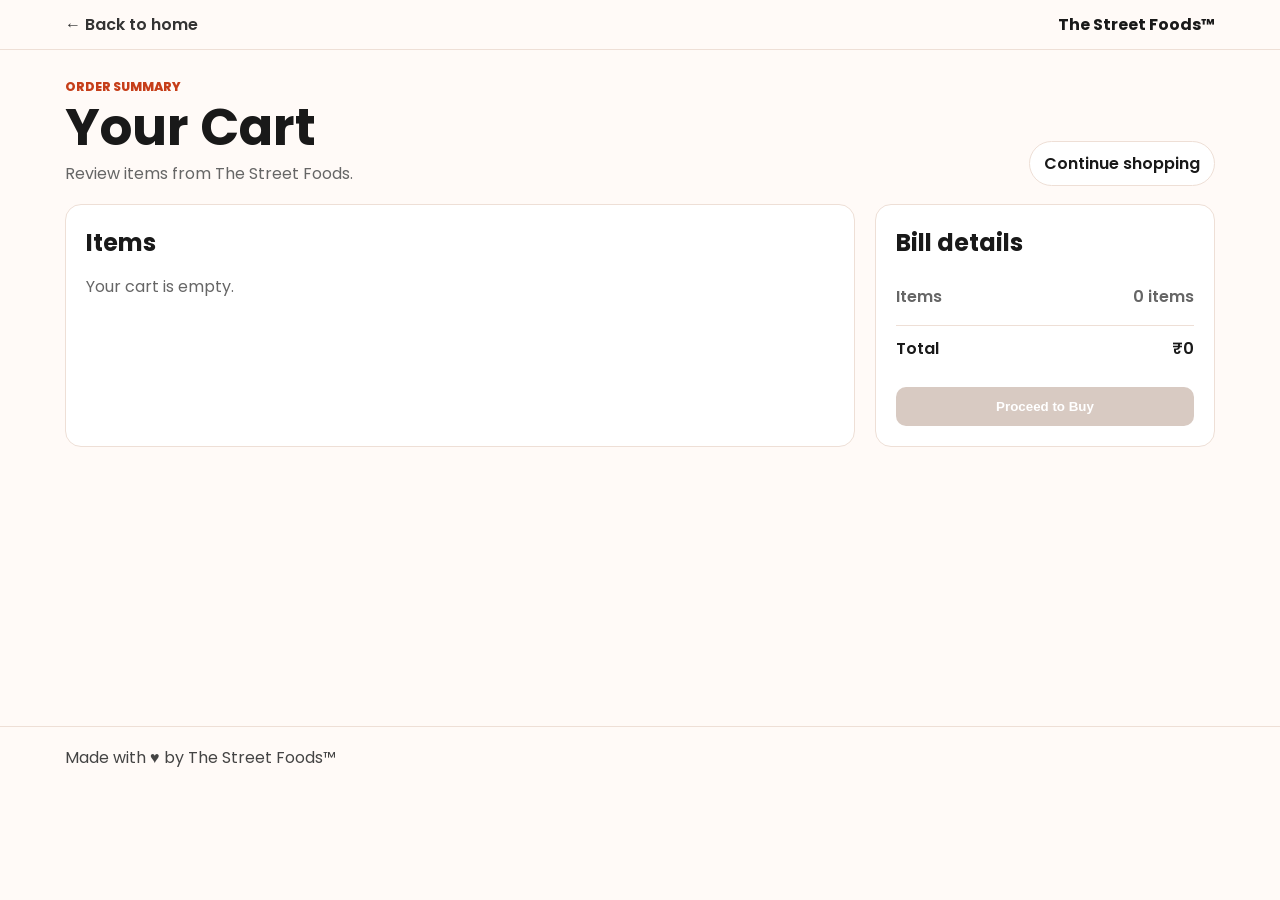
<file: cart.html>
<!DOCTYPE html>
<html lang="en">
<head>
  <meta charset="UTF-8" />
  <meta name="viewport" content="width=device-width, initial-scale=1.0"/>
  <title>Your Cart | The Street Foods&trade;</title>
  <link rel="preconnect" href="https://fonts.googleapis.com">
  <link rel="preconnect" href="https://fonts.gstatic.com" crossorigin>
  <link href="https://fonts.googleapis.com/css2?family=Poppins:wght@400;500;600;700;800&display=swap" rel="stylesheet">
  <link rel="stylesheet" href="outlet.css">
</head>
<body>
  <header class="outlet-top">
    <div class="container top-inner">
      <a href="index.html" class="back-link">&larr; Back to home</a>
      <strong>The Street Foods&trade;</strong>
    </div>
  </header>

  <main class="container cart-page">
    <section class="cart-hero">
      <div>
        <p class="eyebrow">Order summary</p>
        <h1>Your Cart</h1>
        <p id="cart-outlet-name">Review items before placing your order.</p>
      </div>
      <a class="pill" id="continue-shopping" href="index.html">Continue shopping</a>
    </section>

    <section class="cart-detail-grid">
      <article class="cart-detail-card">
        <h2>Items</h2>
        <div class="cart-detail-list" id="cart-detail-list"></div>
      </article>

      <aside class="cart-total-card">
        <h2>Bill details</h2>
        <div class="bill-row"><span>Items</span><span id="bill-count">0</span></div>
        <div class="bill-row total-row"><span>Total</span><span id="bill-total">&#8377;0</span></div>
        <button class="action-btn" id="checkout-btn" type="button">Proceed to Buy</button>
      </aside>
    </section>
  </main>

  <footer class="footer">
    <div class="container">Made with &hearts; by The Street Foods&trade;</div>
  </footer>

  <script src="cart.js"></script>
</body>
</html>
</file>
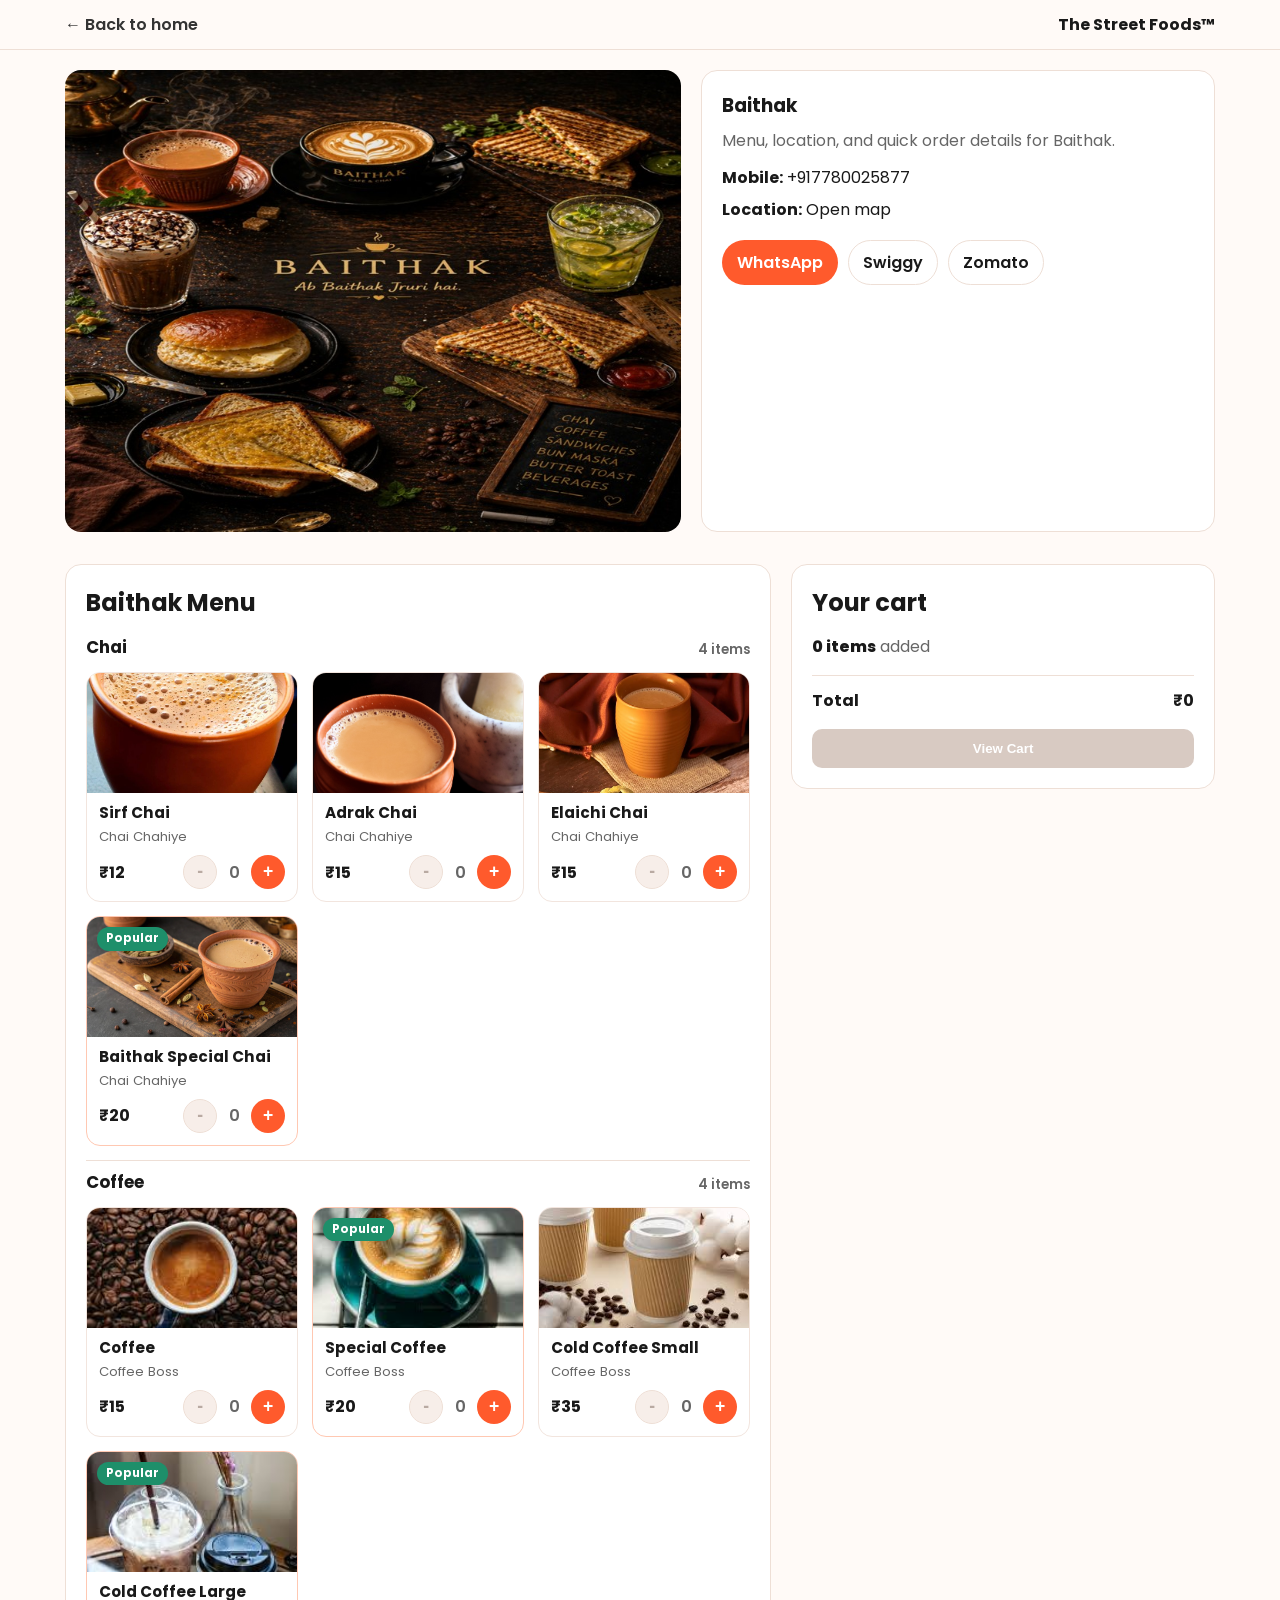
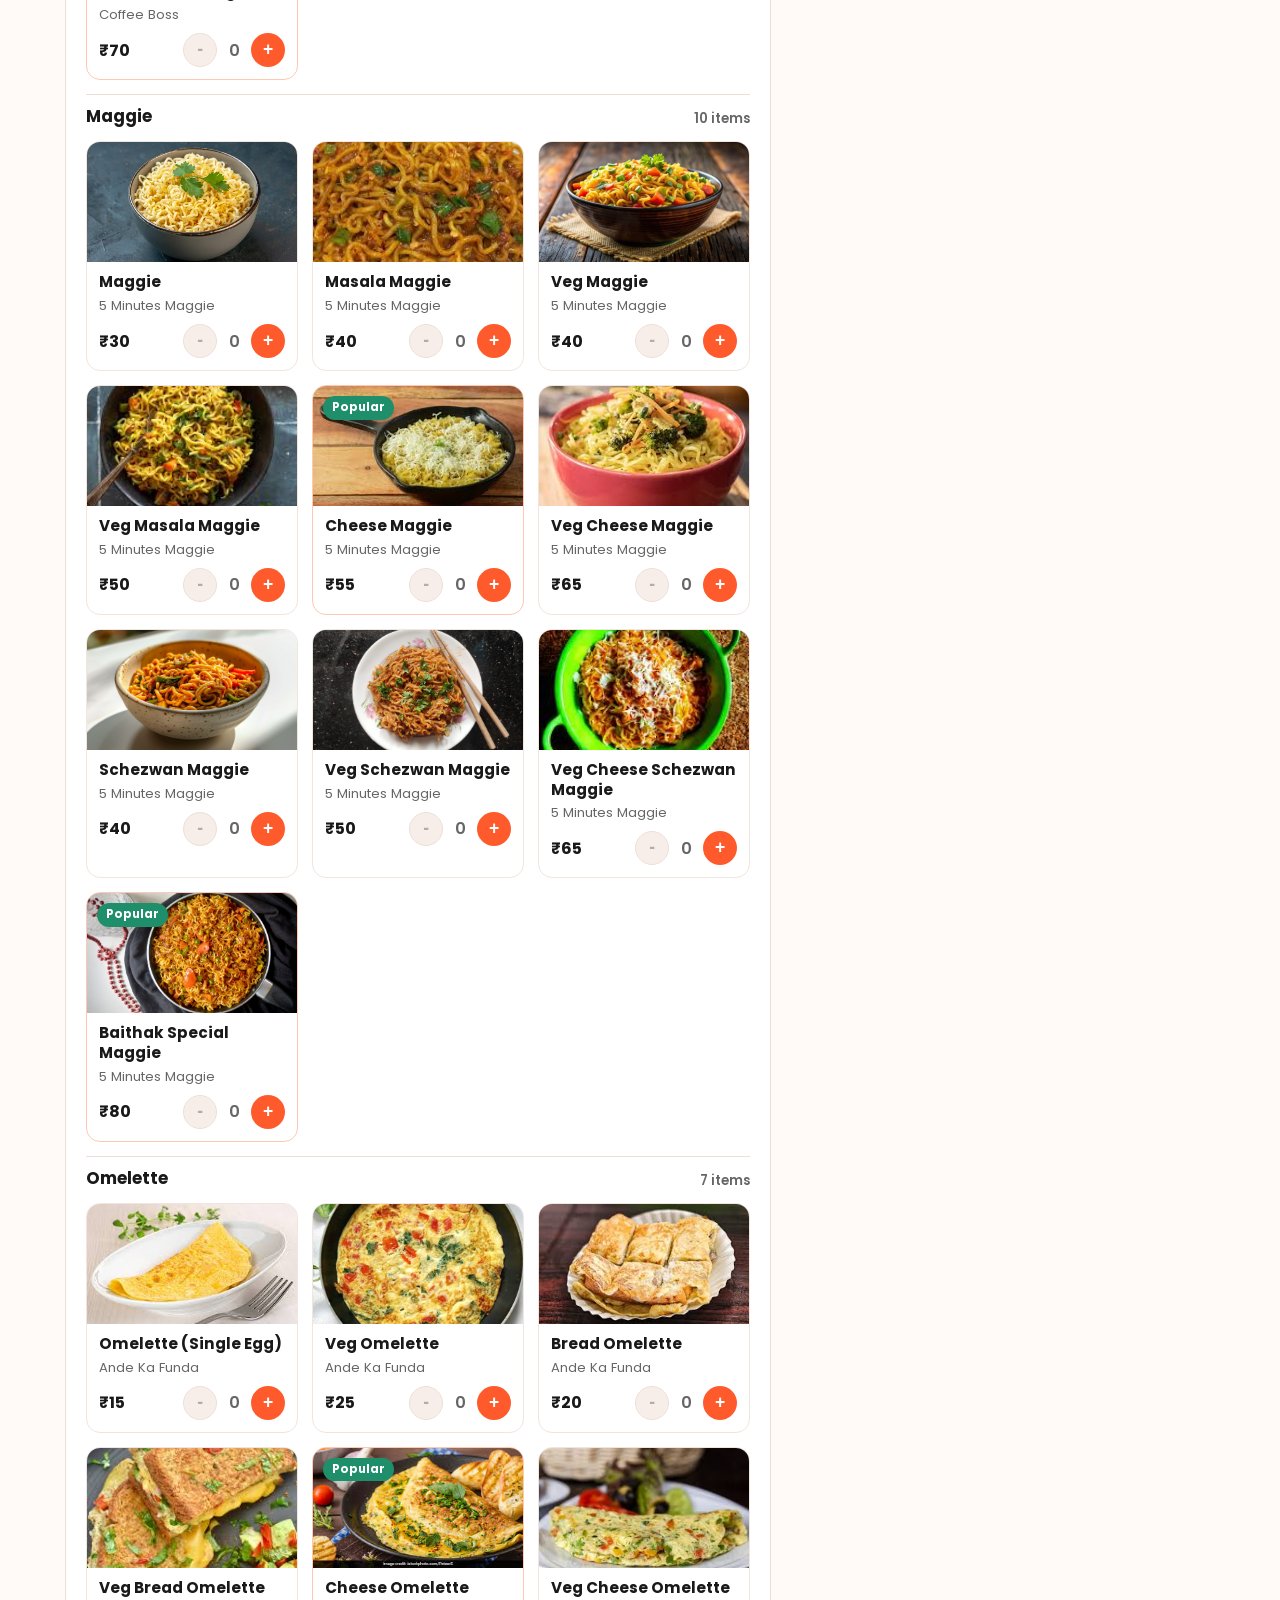
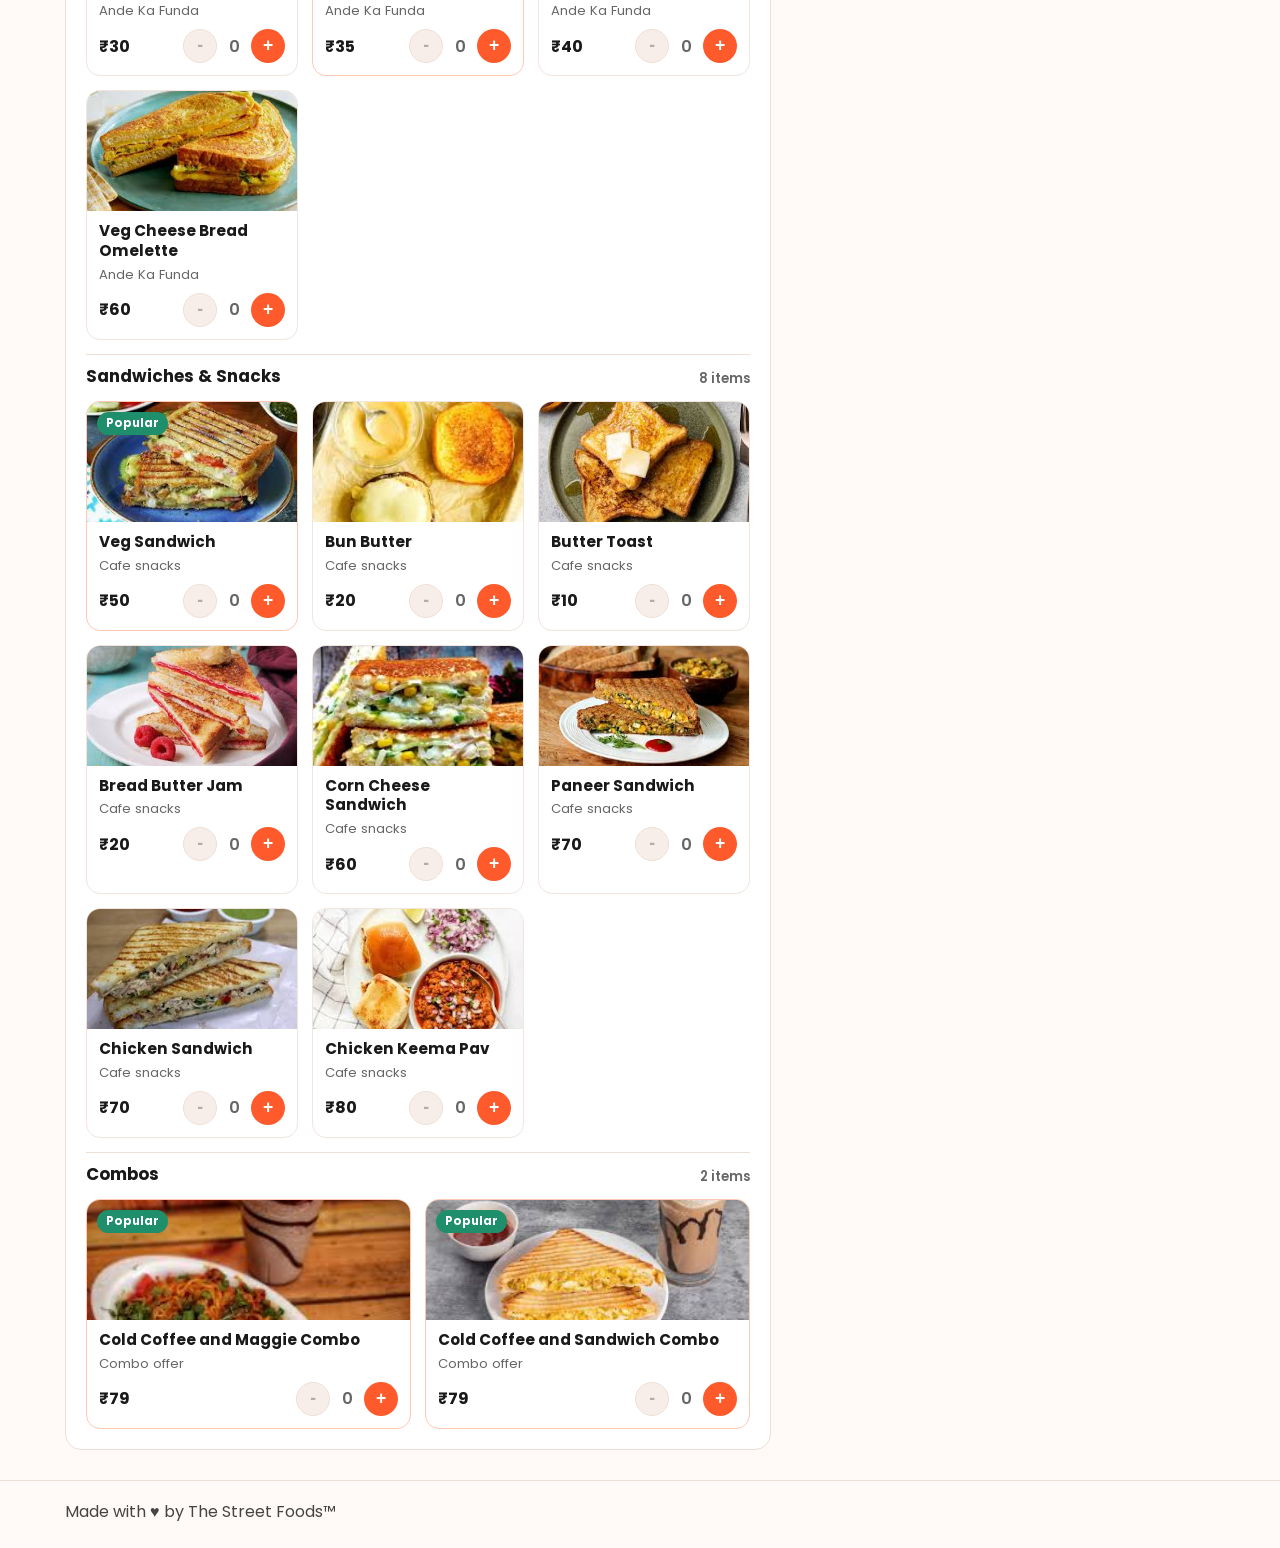
<file: outlet-baithak.html>
<!DOCTYPE html>
<html lang="en">
<head>
  <meta charset="UTF-8" />
  <meta name="viewport" content="width=device-width, initial-scale=1.0"/>
  <title>Baithak | The Street Foods&trade;</title>
  <link rel="preconnect" href="https://fonts.googleapis.com">
  <link rel="preconnect" href="https://fonts.gstatic.com" crossorigin>
  <link href="https://fonts.googleapis.com/css2?family=Poppins:wght@400;500;600;700;800&display=swap" rel="stylesheet">
  <link rel="stylesheet" href="outlet.css?v=20260425-2">
</head>
<body data-outlet="baithak">
  <header class="outlet-top">
    <div class="container top-inner">
      <a href="index.html" class="back-link">&larr; Back to home</a>
      <strong>The Street Foods&trade;</strong>
    </div>
  </header>

  <main class="container">
    <section class="hero">
      <img src="images/baithak.jpg" alt="Baithak cafe food" />
      <article class="hero-card">
        <h1 id="outlet-title"></h1>
        <p id="outlet-subtitle"></p>
        <ul class="contact-list">
          <li><strong>Mobile:</strong> <span id="outlet-phone"></span></li>
          <li><strong>Location:</strong> <a id="outlet-map" target="_blank" rel="noopener">Open map</a></li>
        </ul>
        <div class="pill-links">
          <a class="pill primary" id="outlet-whatsapp" target="_blank" rel="noopener">WhatsApp</a>
          <a class="pill" id="outlet-swiggy" target="_blank" rel="noopener">Swiggy</a>
          <a class="pill" id="outlet-zomato" target="_blank" rel="noopener">Zomato</a>
        </div>
      </article>
    </section>

    <section class="content-grid">
      <article class="menu-card">
        <h2>Baithak Menu</h2>
        <div class="menu-list" id="menu-list"></div>
      </article>

      <aside class="cart-card cart-summary-card">
        <h2>Your cart</h2>
        <p class="cart-summary-text"><span id="cart-count">0 items</span> added</p>
        <div class="total-row"><span>Total</span><span id="cart-total">&#8377;0</span></div>
        <button class="action-btn" id="view-cart-btn" type="button" disabled>View Cart</button>
      </aside>
    </section>
  </main>

  <footer class="footer">
    <div class="container">Made with &hearts; by The Street Foods&trade;</div>
  </footer>

  <script src="outlet.js?v=20260425-2"></script>
</body>
</html>
</file>
<file: outlet.css>
:root {
  --bg: #fffaf7;
  --text: #191919;
  --muted: #666;
  --brand: #ff5a2c;
  --brand-dark: #c63e19;
  --accent: #1e8f6a;
  --line: #eedfd6;
  --soft: #fff2eb;
}
* { box-sizing: border-box; margin: 0; padding: 0; }
body { font-family: 'Poppins', sans-serif; background: var(--bg); color: var(--text); }
img { max-width: 100%; display: block; }
a { text-decoration: none; color: inherit; }
.container { width: min(1150px, 92%); margin-inline: auto; }

.outlet-top {
  position: sticky;
  top: 0;
  z-index: 20;
  background: rgba(255,250,247,.96);
  border-bottom: 1px solid var(--line);
}
.top-inner {
  display: flex;
  justify-content: space-between;
  align-items: center;
  padding: 12px 0;
}
.back-link { color: #333; font-weight: 600; }

.hero {
  margin: 20px 0 32px;
  display: grid;
  grid-template-columns: 1.2fr 1fr;
  gap: 20px;
}
.hero img {
  border-radius: 16px;
  min-height: 280px;
  object-fit: cover;
}
.hero-card {
  border: 1px solid var(--line);
  background: #fff;
  border-radius: 16px;
  padding: 20px;
}
.hero-card h1 { margin-bottom: 8px; }
.hero-card p { color: var(--muted); margin-bottom: 12px; }
.contact-list { list-style: none; display: grid; gap: 7px; margin: 12px 0 18px; }
.pill-links { display: flex; gap: 10px; flex-wrap: wrap; }
.pill {
  border-radius: 999px;
  padding: 9px 14px;
  font-weight: 600;
  border: 1px solid var(--line);
  background: #fff;
}
.pill.primary { background: var(--brand); color: #fff; border-color: transparent; }

.content-grid {
  display: grid;
  grid-template-columns: 1.5fr .9fr;
  gap: 20px;
  margin-bottom: 30px;
}
.menu-card,
.cart-card {
  border: 1px solid var(--line);
  background: #fff;
  border-radius: 16px;
  padding: 20px;
}
.menu-card h2,
.cart-card h2 { margin-bottom: 14px; }

.menu-list {
  display: grid;
  grid-template-columns: repeat(auto-fit, minmax(220px, 1fr));
  gap: 14px;
}
.menu-category {
  grid-column: 1 / -1;
  display: grid;
  gap: 12px;
}
.menu-category + .menu-category {
  padding-top: 8px;
  border-top: 1px solid var(--line);
}
.category-head {
  display: flex;
  justify-content: space-between;
  align-items: end;
  gap: 12px;
}
.category-head h3 {
  font-size: 1.05rem;
}
.category-head span {
  color: var(--muted);
  font-size: .82rem;
  font-weight: 600;
}
.category-grid {
  display: grid;
  grid-template-columns: repeat(auto-fit, minmax(210px, 1fr));
  gap: 14px;
}
.menu-item {
  border: 1px solid #f2e5de;
  border-radius: 14px;
  overflow: hidden;
  background: #fff;
  transition: transform .18s ease, box-shadow .18s ease, border-color .18s ease;
}
.menu-item:hover {
  transform: translateY(-2px);
  border-color: #ffd1bf;
  box-shadow: 0 12px 28px rgba(42, 20, 9, .08);
}
.popular-item {
  border-color: #ffc8b2;
}
.menu-image-wrap {
  position: relative;
}
.menu-item img {
  width: 100%;
  height: 120px;
  object-fit: cover;
}
.popular-badge {
  position: absolute;
  top: 10px;
  left: 10px;
  border-radius: 999px;
  background: var(--accent);
  color: #fff;
  font-size: .72rem;
  font-weight: 700;
  line-height: 1;
  padding: 6px 9px;
  box-shadow: 0 8px 18px rgba(0, 0, 0, .14);
}
.menu-meta { padding: 10px 12px 12px; }
.menu-meta h3 { font-size: .95rem; line-height: 1.3; margin-bottom: 4px; }
.menu-meta p { color: var(--muted); font-size: .82rem; margin-bottom: 8px; }
.menu-bottom { display: flex; justify-content: space-between; align-items: center; }
.price { font-weight: 700; }
.item-actions { display: flex; gap: 6px; align-items: center; }
.qty {
  min-width: 22px;
  text-align: center;
  font-weight: 600;
  color: var(--muted);
}
.item-step,
.add-btn {
  width: 34px;
  height: 34px;
  padding: 0;
  border-radius: 50%;
  font-size: 1.1rem;
  line-height: 1;
  cursor: pointer;
}
.item-step {
  color: var(--brand-dark);
  background: var(--soft);
}
.item-step:disabled {
  color: #b9aaa2;
  background: #f7eee9;
  cursor: not-allowed;
}

.cart-items { display: grid; gap: 10px; margin-bottom: 14px; }
.cart-summary-card {
  align-self: start;
  position: sticky;
  top: 78px;
}
.cart-summary-text {
  color: var(--muted);
  margin-bottom: 4px;
}
.cart-summary-text span {
  color: var(--text);
  font-weight: 800;
}
.cart-row {
  display: flex;
  justify-content: space-between;
  align-items: center;
  gap: 10px;
  font-size: .95rem;
  padding: 10px;
  border: 1px solid #f2e5de;
  border-radius: 12px;
  background: #fffdfb;
}
.cart-row-info {
  display: grid;
  gap: 2px;
}
.cart-row-info strong {
  font-size: .9rem;
}
.cart-row-info span {
  color: var(--muted);
  font-size: .84rem;
  font-weight: 600;
}
.cart-controls {
  display: grid;
  grid-template-columns: 28px 28px 28px;
  align-items: center;
  text-align: center;
  border: 1px solid var(--line);
  border-radius: 999px;
  overflow: hidden;
  background: #fff;
}
.cart-controls button {
  width: 28px;
  height: 28px;
  border: 0;
  background: var(--soft);
  color: var(--brand-dark);
  cursor: pointer;
  font-weight: 800;
}
.cart-controls span {
  font-size: .86rem;
  font-weight: 700;
}
.total-row {
  display: flex;
  justify-content: space-between;
  font-weight: 700;
  margin: 16px 0;
  padding-top: 12px;
  border-top: 1px solid var(--line);
}
.action-btn {
  width: 100%;
  border: 0;
  border-radius: 10px;
  padding: 12px;
  background: var(--brand);
  color: #fff;
  font-weight: 700;
  cursor: pointer;
}
.action-btn:disabled {
  background: #d8cac2;
  cursor: not-allowed;
}
.empty { color: var(--muted); }

.cart-page {
  min-height: 72vh;
}
.cart-hero {
  display: flex;
  justify-content: space-between;
  align-items: end;
  gap: 16px;
  margin: 28px 0 18px;
}
.eyebrow {
  color: var(--brand-dark);
  font-weight: 800;
  font-size: .78rem;
  text-transform: uppercase;
  margin-bottom: 6px;
}
.cart-hero h1 {
  font-size: clamp(2rem, 5vw, 3.2rem);
  line-height: 1;
  margin-bottom: 8px;
}
.cart-hero p:last-child {
  color: var(--muted);
}
.cart-detail-grid {
  display: grid;
  grid-template-columns: minmax(0, 1fr) 340px;
  gap: 20px;
  margin-bottom: 34px;
}
.cart-detail-card,
.cart-total-card {
  border: 1px solid var(--line);
  background: #fff;
  border-radius: 16px;
  padding: 20px;
}
.cart-detail-card h2,
.cart-total-card h2 {
  margin-bottom: 14px;
}
.cart-detail-list {
  display: grid;
  gap: 12px;
}
.cart-detail-row {
  display: grid;
  grid-template-columns: 96px 1fr auto;
  align-items: center;
  gap: 14px;
  padding: 12px;
  border: 1px solid #f2e5de;
  border-radius: 14px;
  background: #fffdfb;
}
.cart-detail-row img {
  width: 96px;
  height: 82px;
  object-fit: cover;
  border-radius: 10px;
}
.cart-detail-info h3 {
  font-size: 1rem;
  margin-bottom: 4px;
}
.cart-detail-info p {
  color: var(--muted);
  font-size: .84rem;
  margin-bottom: 8px;
}
.cart-detail-info strong {
  font-size: .98rem;
}
.bill-row {
  display: flex;
  justify-content: space-between;
  gap: 12px;
  color: var(--muted);
  font-weight: 600;
  padding: 10px 0;
}
.bill-row.total-row {
  color: var(--text);
  margin: 6px 0 16px;
}

.footer { border-top: 1px solid var(--line); padding: 18px 0 24px; color: #444; }

@media (max-width: 900px) {
  .hero, .content-grid, .cart-detail-grid { grid-template-columns: 1fr; }
  .cart-total-card {
    position: sticky;
    bottom: 0;
    z-index: 10;
    border-radius: 16px 16px 0 0;
    box-shadow: 0 -14px 30px rgba(42, 20, 9, .08);
  }
  .cart-summary-card {
    position: sticky;
    bottom: 0;
    z-index: 30;
    display: grid;
    grid-template-columns: 1fr auto;
    align-items: center;
    gap: 10px;
    margin-inline: -4%;
    padding: 10px 4%;
    border-right: 0;
    border-bottom: 0;
    border-left: 0;
    border-radius: 14px 14px 0 0;
    box-shadow: 0 -10px 24px rgba(42, 20, 9, .12);
    top: auto;
  }
  .cart-summary-card h2 {
    display: none;
  }
  .cart-summary-card .cart-summary-text {
    margin: 0;
    font-size: .82rem;
    line-height: 1.2;
  }
  .cart-summary-card .cart-summary-text span {
    display: block;
    font-size: .95rem;
  }
  .cart-summary-card .total-row {
    grid-column: 1;
    margin: 2px 0 0;
    padding: 0;
    border: 0;
    justify-content: flex-start;
    gap: 8px;
    font-size: .9rem;
  }
  .cart-summary-card .total-row span:first-child {
    color: var(--muted);
    font-weight: 600;
  }
  .cart-summary-card .action-btn {
    grid-column: 2;
    grid-row: 1 / span 2;
    width: auto;
    min-width: 118px;
    padding: 11px 16px;
    border-radius: 999px;
    white-space: nowrap;
    font-size: .92rem;
  }
  .cart-hero {
    align-items: start;
    flex-direction: column;
  }
}

@media (max-width: 520px) {
  .menu-card,
  .hero-card {
    padding: 16px;
  }
  .cart-summary-card {
    padding: 9px 4%;
  }
  .cart-summary-card .action-btn {
    min-width: 108px;
    padding-inline: 14px;
  }
  .category-grid {
    grid-template-columns: 1fr;
  }
  .menu-item {
    display: grid;
    grid-template-columns: 92px 1fr;
  }
  .menu-item img {
    height: 100%;
    min-height: 118px;
  }
  .popular-badge {
    top: 8px;
    left: 8px;
    font-size: .68rem;
  }
  .cart-detail-row {
    grid-template-columns: 76px 1fr;
  }
  .cart-detail-row img {
    width: 76px;
    height: 78px;
  }
  .cart-detail-row .cart-controls {
    grid-column: 2;
    width: max-content;
  }
}
</file>
